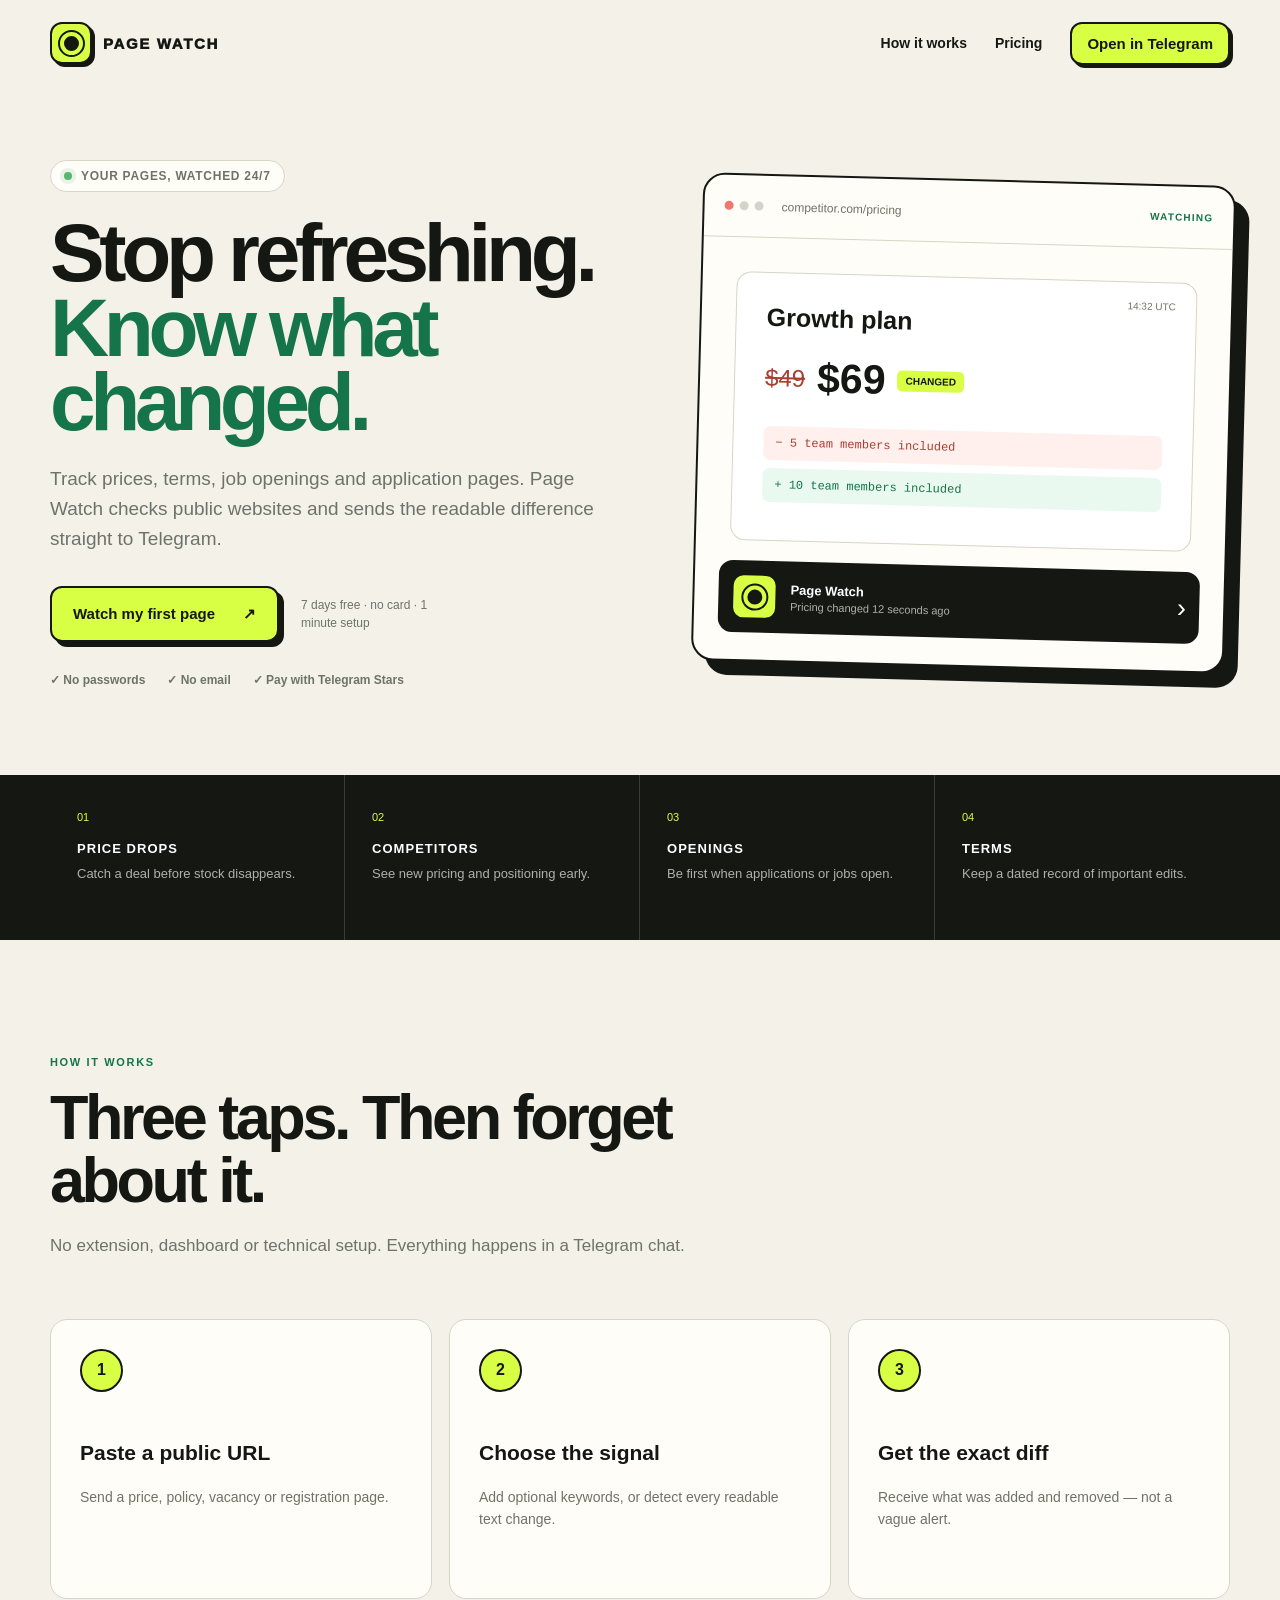
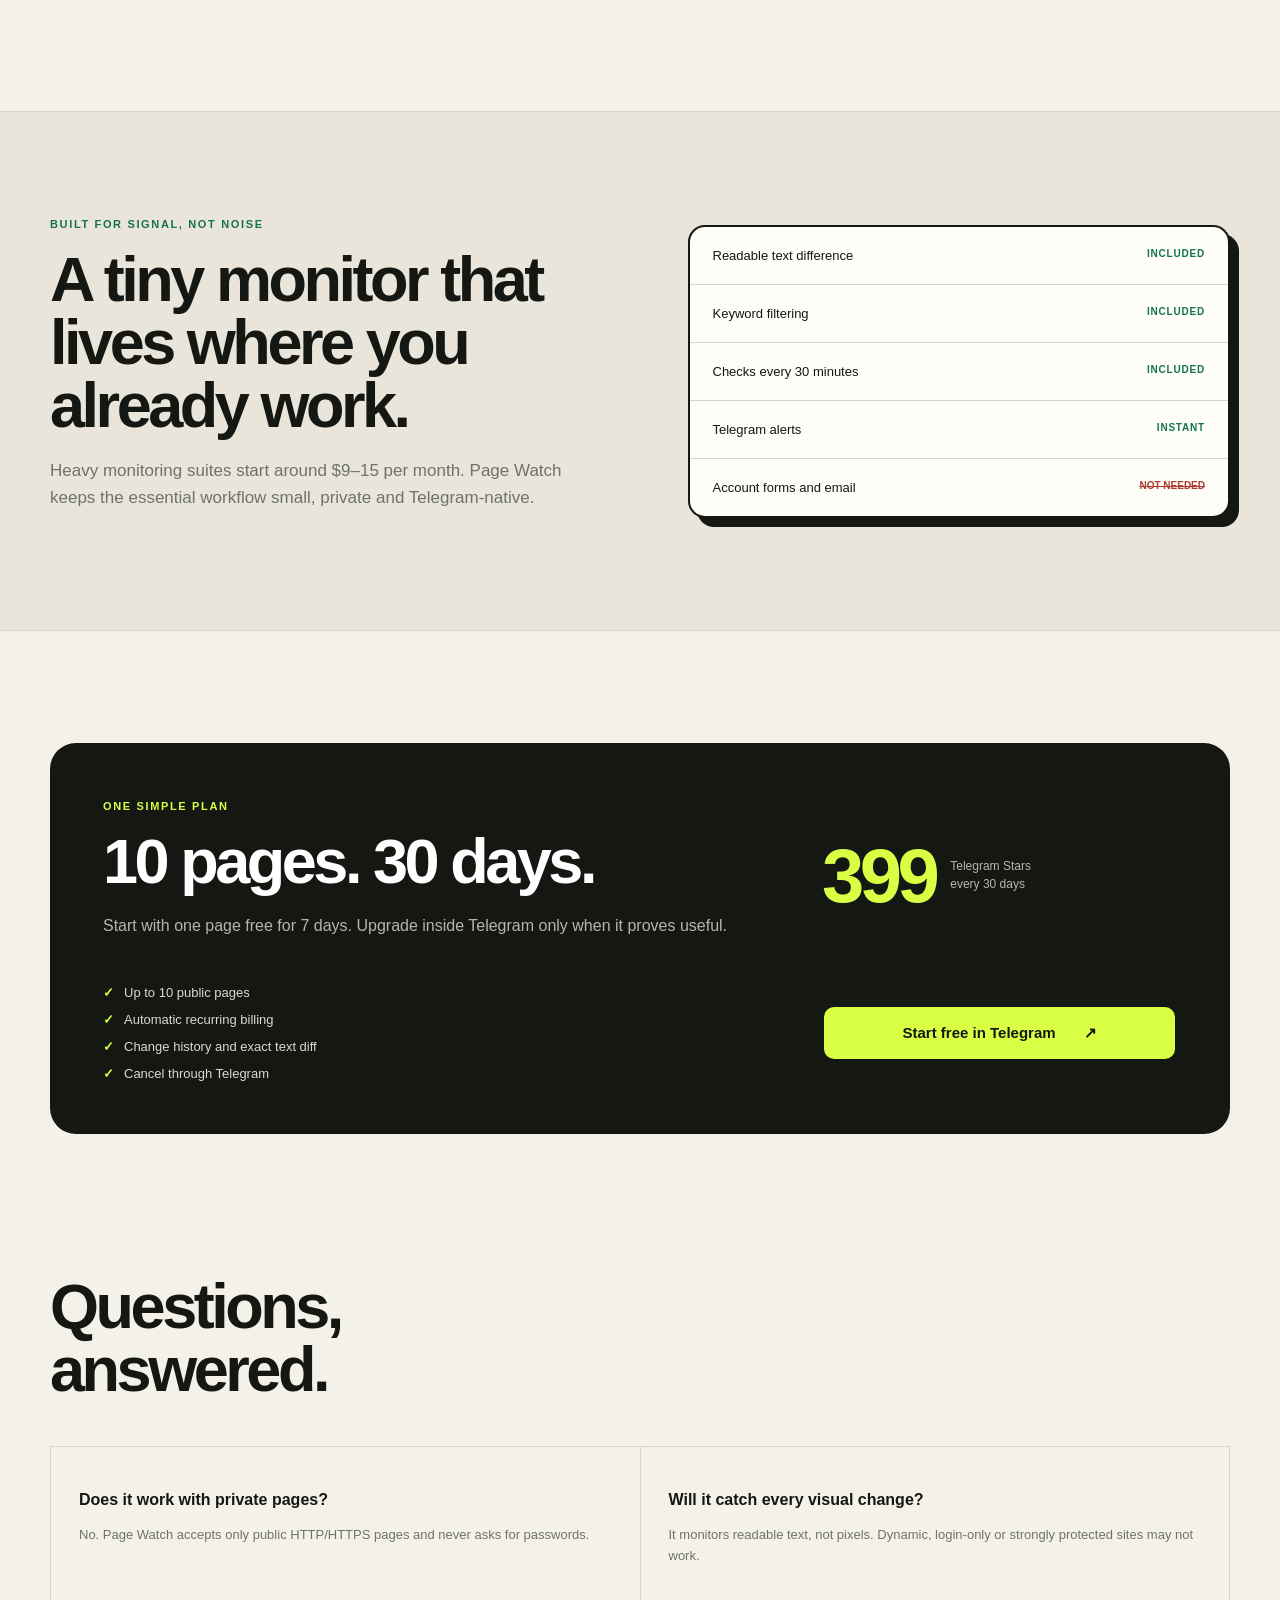
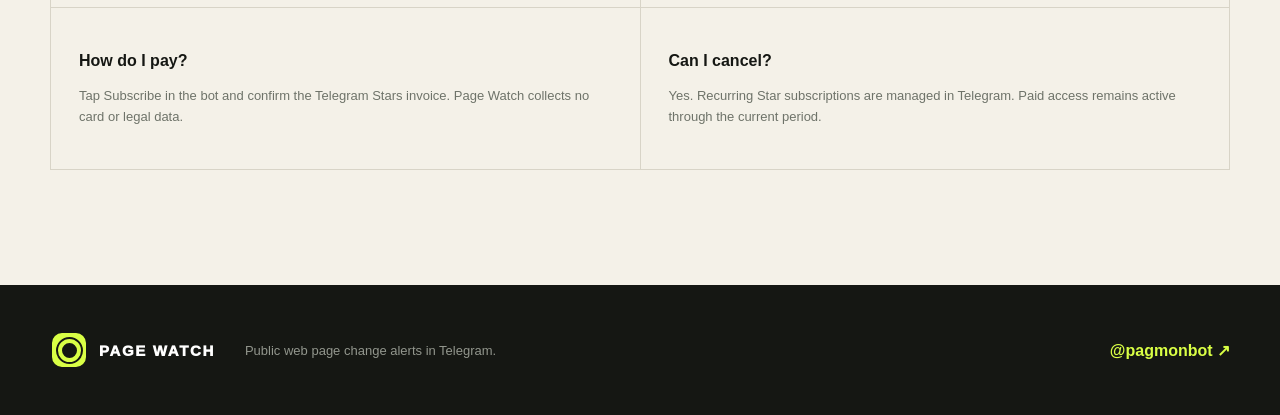
<file: index.html>
<!doctype html>
<html lang="en">
<head>
  <meta charset="utf-8">
  <meta name="viewport" content="width=device-width, initial-scale=1">
  <title>Page Watch — Website Change Alerts in Telegram</title>
  <meta name="description" content="Monitor prices, terms, openings and public web pages. Get the exact readable change in Telegram.">
  <meta name="theme-color" content="#f4f1e8">
  <meta property="og:title" content="Page Watch — Website Change Alerts in Telegram">
  <meta property="og:description" content="Stop refreshing. Page Watch checks public pages and sends readable changes to Telegram.">
  <meta property="og:type" content="website">
  <link rel="stylesheet" href="styles.css">
</head>
<body>
  <nav class="nav shell" aria-label="Main navigation">
    <a class="brand" href="#top" aria-label="Page Watch home">
      <span class="logo" aria-hidden="true"><i></i></span>
      <span>PAGE WATCH</span>
    </a>
    <div class="navLinks">
      <a href="#how">How it works</a>
      <a href="#pricing">Pricing</a>
      <a class="button buttonSmall" href="https://t.me/pagmonbot?start=web">Open in Telegram</a>
    </div>
  </nav>

  <main>
    <section class="hero shell" id="top">
      <div class="heroCopy">
        <div class="pill"><i></i> Your pages, watched 24/7</div>
        <h1>Stop refreshing.<br><em>Know what changed.</em></h1>
        <p class="lead">
          Track prices, terms, job openings and application pages. Page Watch checks
          public websites and sends the readable difference straight to Telegram.
        </p>
        <div class="actions">
          <a class="button" href="https://t.me/pagmonbot?start=web">Watch my first page <span>↗</span></a>
          <span class="micro">7 days free · no card · 1 minute setup</span>
        </div>
        <div class="trust">
          <span>✓ No passwords</span><span>✓ No email</span><span>✓ Pay with Telegram Stars</span>
        </div>
      </div>

      <div class="demo" aria-label="Example Page Watch alert">
        <div class="browserBar">
          <div class="dots"><i></i><i></i><i></i></div>
          <span>competitor.com/pricing</span>
          <b>WATCHING</b>
        </div>
        <div class="snapshot">
          <span class="stamp">14:32 UTC</span>
          <h3>Growth plan</h3>
          <div class="priceLine"><del>$49</del><strong>$69</strong><span>changed</span></div>
          <p class="removed">− 5 team members included</p>
          <p class="added">+ 10 team members included</p>
        </div>
        <div class="telegramAlert">
          <span class="logo logoSmall" aria-hidden="true"><i></i></span>
          <div><b>Page Watch</b><span>Pricing changed 12 seconds ago</span></div>
          <i>›</i>
        </div>
      </div>
    </section>

    <section class="uses">
      <div class="shell useGrid">
        <div><span>01</span><b>PRICE DROPS</b><p>Catch a deal before stock disappears.</p></div>
        <div><span>02</span><b>COMPETITORS</b><p>See new pricing and positioning early.</p></div>
        <div><span>03</span><b>OPENINGS</b><p>Be first when applications or jobs open.</p></div>
        <div><span>04</span><b>TERMS</b><p>Keep a dated record of important edits.</p></div>
      </div>
    </section>

    <section class="section shell" id="how">
      <div class="sectionHead">
        <span>HOW IT WORKS</span>
        <h2>Three taps. Then forget about it.</h2>
        <p>No extension, dashboard or technical setup. Everything happens in a Telegram chat.</p>
      </div>
      <div class="steps">
        <article><b>1</b><h3>Paste a public URL</h3><p>Send a price, policy, vacancy or registration page.</p></article>
        <article><b>2</b><h3>Choose the signal</h3><p>Add optional keywords, or detect every readable text change.</p></article>
        <article><b>3</b><h3>Get the exact diff</h3><p>Receive what was added and removed — not a vague alert.</p></article>
      </div>
    </section>

    <section class="compare">
      <div class="shell compareGrid">
        <div>
          <span class="kicker">BUILT FOR SIGNAL, NOT NOISE</span>
          <h2>A tiny monitor that lives where you already work.</h2>
          <p>Heavy monitoring suites start around $9–15 per month. Page Watch keeps the essential workflow small, private and Telegram-native.</p>
        </div>
        <div class="checklist">
          <div><span>Readable text difference</span><b>INCLUDED</b></div>
          <div><span>Keyword filtering</span><b>INCLUDED</b></div>
          <div><span>Checks every 30 minutes</span><b>INCLUDED</b></div>
          <div><span>Telegram alerts</span><b>INSTANT</b></div>
          <div><span>Account forms and email</span><del>NOT NEEDED</del></div>
        </div>
      </div>
    </section>

    <section class="section shell pricing" id="pricing">
      <div class="priceCard">
        <div>
          <span class="kicker">ONE SIMPLE PLAN</span>
          <h2>10 pages. 30 days.</h2>
          <p>Start with one page free for 7 days. Upgrade inside Telegram only when it proves useful.</p>
        </div>
        <div class="price"><strong>399</strong><span>Telegram Stars<br>every 30 days</span></div>
        <ul>
          <li>Up to 10 public pages</li>
          <li>Automatic recurring billing</li>
          <li>Change history and exact text diff</li>
          <li>Cancel through Telegram</li>
        </ul>
        <a class="button" href="https://t.me/pagmonbot?start=web">Start free in Telegram <span>↗</span></a>
      </div>
    </section>

    <section class="faq shell">
      <h2>Questions, answered.</h2>
      <div class="faqGrid">
        <article><h3>Does it work with private pages?</h3><p>No. Page Watch accepts only public HTTP/HTTPS pages and never asks for passwords.</p></article>
        <article><h3>Will it catch every visual change?</h3><p>It monitors readable text, not pixels. Dynamic, login-only or strongly protected sites may not work.</p></article>
        <article><h3>How do I pay?</h3><p>Tap Subscribe in the bot and confirm the Telegram Stars invoice. Page Watch collects no card or legal data.</p></article>
        <article><h3>Can I cancel?</h3><p>Yes. Recurring Star subscriptions are managed in Telegram. Paid access remains active through the current period.</p></article>
      </div>
    </section>
  </main>

  <footer>
    <div class="shell footerInner">
      <div class="brand"><span class="logo logoFooter" aria-hidden="true"><i></i></span><span>PAGE WATCH</span></div>
      <p>Public web page change alerts in Telegram.</p>
      <a href="https://t.me/pagmonbot?start=web">@pagmonbot ↗</a>
    </div>
  </footer>
</body>
</html>
</file>
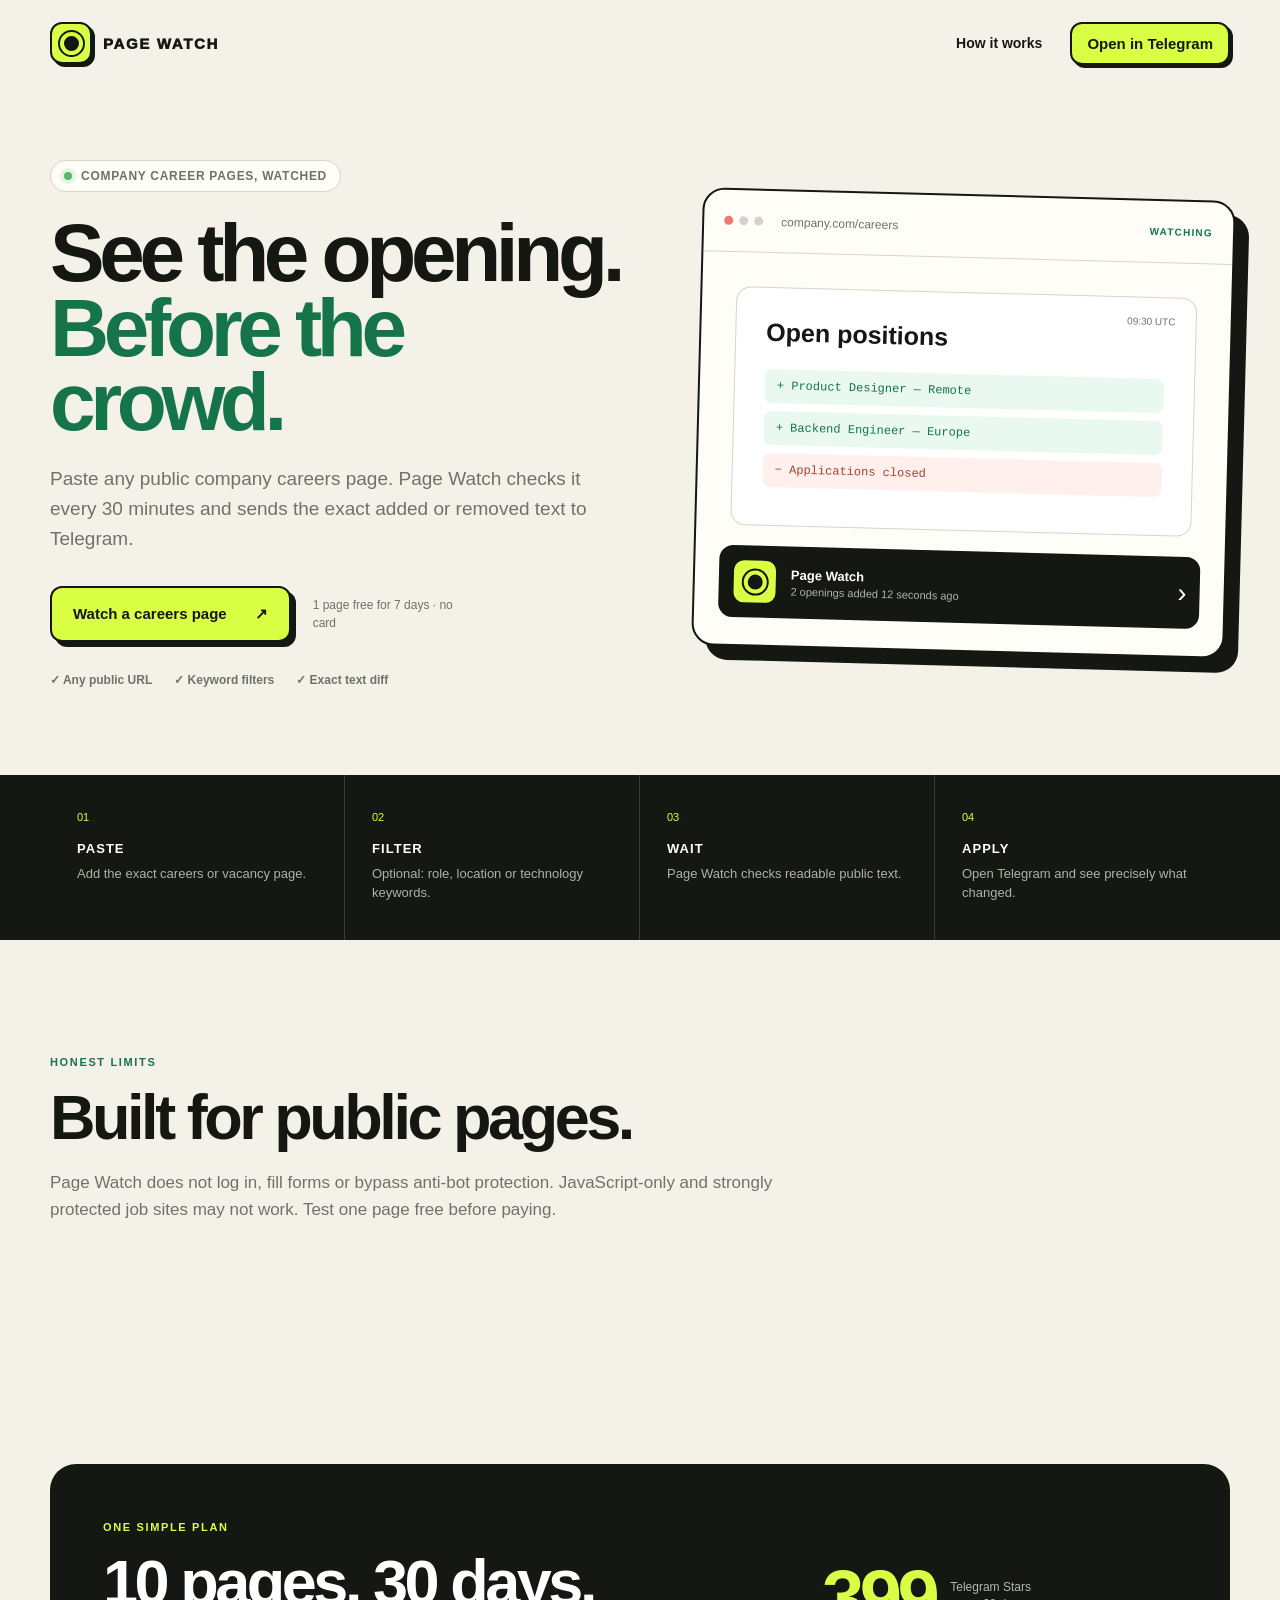
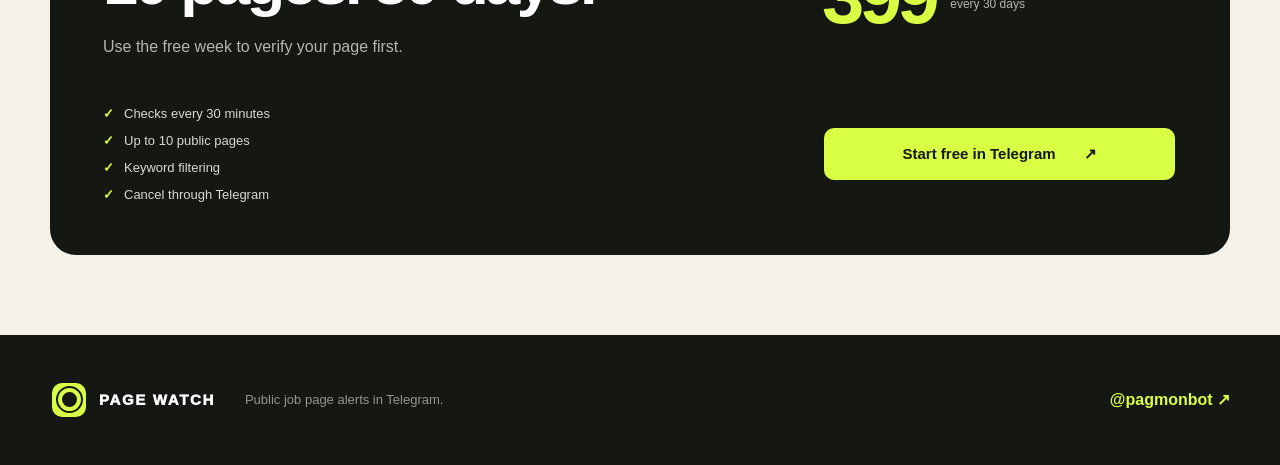
<file: job-page-alerts/index.html>
<!doctype html>
<html lang="en">
<head>
  <meta charset="utf-8">
  <meta name="viewport" content="width=device-width, initial-scale=1">
  <title>Job Page Alerts in Telegram — Page Watch</title>
  <meta name="description" content="Monitor any public company careers page and get the exact text change in Telegram. One page free for 7 days.">
  <meta name="robots" content="index,follow">
  <link rel="canonical" href="https://sadnessinc.github.io/page-watch-site/job-page-alerts/">
  <link rel="stylesheet" href="../styles.css">
  <script type="application/ld+json">
  {"@context":"https://schema.org","@type":"SoftwareApplication","name":"Page Watch","applicationCategory":"UtilitiesApplication","operatingSystem":"Telegram","offers":{"@type":"Offer","price":"399","priceCurrency":"XTR"}}
  </script>
</head>
<body>
  <nav class="nav shell" aria-label="Main navigation">
    <a class="brand" href="../"><span class="logo" aria-hidden="true"><i></i></span><span>PAGE WATCH</span></a>
    <div class="navLinks"><a href="../#how">How it works</a><a class="button buttonSmall" href="https://t.me/pagmonbot?start=seo_jobs">Open in Telegram</a></div>
  </nav>
  <main>
    <section class="hero shell" id="top">
      <div class="heroCopy">
        <div class="pill"><i></i> Company career pages, watched</div>
        <h1>See the opening.<br><em>Before the crowd.</em></h1>
        <p class="lead">Paste any public company careers page. Page Watch checks it every 30 minutes and sends the exact added or removed text to Telegram.</p>
        <div class="actions">
          <a class="button" href="https://t.me/pagmonbot?start=seo_jobs">Watch a careers page <span>↗</span></a>
          <span class="micro">1 page free for 7 days · no card</span>
        </div>
        <div class="trust"><span>✓ Any public URL</span><span>✓ Keyword filters</span><span>✓ Exact text diff</span></div>
      </div>
      <div class="demo" aria-label="Example job page alert">
        <div class="browserBar"><div class="dots"><i></i><i></i><i></i></div><span>company.com/careers</span><b>WATCHING</b></div>
        <div class="snapshot"><span class="stamp">09:30 UTC</span><h3>Open positions</h3><p class="added">+ Product Designer — Remote</p><p class="added">+ Backend Engineer — Europe</p><p class="removed">− Applications closed</p></div>
        <div class="telegramAlert"><span class="logo logoSmall" aria-hidden="true"><i></i></span><div><b>Page Watch</b><span>2 openings added 12 seconds ago</span></div><i>›</i></div>
      </div>
    </section>
    <section class="uses"><div class="shell useGrid">
      <div><span>01</span><b>PASTE</b><p>Add the exact careers or vacancy page.</p></div>
      <div><span>02</span><b>FILTER</b><p>Optional: role, location or technology keywords.</p></div>
      <div><span>03</span><b>WAIT</b><p>Page Watch checks readable public text.</p></div>
      <div><span>04</span><b>APPLY</b><p>Open Telegram and see precisely what changed.</p></div>
    </div></section>
    <section class="section shell">
      <div class="sectionHead"><span>HONEST LIMITS</span><h2>Built for public pages.</h2><p>Page Watch does not log in, fill forms or bypass anti-bot protection. JavaScript-only and strongly protected job sites may not work. Test one page free before paying.</p></div>
    </section>
    <section class="section shell pricing"><div class="priceCard">
      <div><span class="kicker">ONE SIMPLE PLAN</span><h2>10 pages. 30 days.</h2><p>Use the free week to verify your page first.</p></div>
      <div class="price"><strong>399</strong><span>Telegram Stars<br>every 30 days</span></div>
      <ul><li>Checks every 30 minutes</li><li>Up to 10 public pages</li><li>Keyword filtering</li><li>Cancel through Telegram</li></ul>
      <a class="button" href="https://t.me/pagmonbot?start=seo_jobs">Start free in Telegram <span>↗</span></a>
    </div></section>
  </main>
  <footer><div class="shell footerInner"><div class="brand"><span class="logo logoFooter" aria-hidden="true"><i></i></span><span>PAGE WATCH</span></div><p>Public job page alerts in Telegram.</p><a href="https://t.me/pagmonbot?start=seo_jobs">@pagmonbot ↗</a></div></footer>
</body>
</html>
</file>
<file: styles.css>
:root {
  --ink: #151713;
  --muted: #6e7369;
  --paper: #f4f1e8;
  --white: #fffdf7;
  --acid: #d9ff45;
  --line: #d8d4c7;
  --green: #15744a;
  --red: #aa3e30;
}

* { box-sizing: border-box; }
html { scroll-behavior: smooth; }
body { margin: 0; background: var(--paper); color: var(--ink); font-family: Arial, Helvetica, sans-serif; }
a { color: inherit; text-decoration: none; }
.shell { width: min(1180px, calc(100% - 40px)); margin: 0 auto; }
.nav { height: 86px; display: flex; align-items: center; justify-content: space-between; }
.brand { display: inline-flex; align-items: center; gap: 11px; font-size: 15px; font-weight: 950; letter-spacing: .11em; }
.logo { position: relative; display: inline-grid; place-items: center; width: 42px; height: 42px; border: 2px solid var(--ink); border-radius: 12px; background: var(--acid); box-shadow: 3px 3px 0 var(--ink); }
.logo::before, .logo::after, .logo i { content: ""; position: absolute; border: 2px solid var(--ink); border-radius: 50%; }
.logo::before { width: 23px; height: 23px; }
.logo::after { width: 11px; height: 11px; background: var(--ink); }
.logo i { width: 3px; height: 3px; background: var(--acid); z-index: 1; }
.logoSmall { width: 46px; height: 46px; flex: 0 0 auto; box-shadow: none; }
.logoFooter { width: 38px; height: 38px; box-shadow: none; }
.navLinks { display: flex; align-items: center; gap: 28px; font-size: 14px; font-weight: 700; }
.navLinks > a:not(.button):hover { opacity: .58; }
.button { display: inline-flex; align-items: center; justify-content: center; gap: 28px; background: var(--acid); border: 2px solid var(--ink); border-radius: 12px; padding: 17px 21px; font-size: 15px; font-weight: 900; box-shadow: 5px 5px 0 var(--ink); transition: .15s ease; }
.button:hover { transform: translate(3px, 3px); box-shadow: 2px 2px 0 var(--ink); }
.buttonSmall { padding: 11px 15px; box-shadow: 3px 3px 0 var(--ink); }
.hero { min-height: 650px; padding: 74px 0 88px; display: grid; grid-template-columns: 1.04fr .96fr; gap: 70px; align-items: center; }
.pill { display: inline-flex; align-items: center; gap: 9px; border: 1px solid var(--line); background: var(--white); border-radius: 99px; padding: 8px 13px; color: var(--muted); font-size: 12px; font-weight: 800; letter-spacing: .06em; text-transform: uppercase; }
.pill i { width: 8px; height: 8px; background: #58b672; border-radius: 50%; box-shadow: 0 0 0 4px #58b67224; }
h1 { margin: 24px 0; font-size: clamp(54px, 6.4vw, 88px); line-height: .91; letter-spacing: -.065em; }
h1 em { color: var(--green); font-style: normal; }
.lead { max-width: 610px; color: var(--muted); font-size: 19px; line-height: 1.58; }
.actions { margin-top: 32px; display: flex; align-items: center; gap: 22px; }
.micro { color: var(--muted); font-size: 12px; line-height: 1.5; max-width: 150px; }
.trust { display: flex; gap: 22px; margin-top: 31px; color: var(--muted); font-size: 12px; font-weight: 700; }
.demo { position: relative; border: 2px solid var(--ink); border-radius: 22px; overflow: hidden; background: var(--white); box-shadow: 14px 14px 0 var(--ink); transform: rotate(1.5deg); }
.browserBar { height: 62px; display: flex; align-items: center; gap: 18px; padding: 0 20px; border-bottom: 1px solid var(--line); font-size: 12px; color: var(--muted); }
.browserBar > span { overflow: hidden; text-overflow: ellipsis; white-space: nowrap; }
.browserBar b { margin-left: auto; color: var(--green); font-size: 10px; letter-spacing: .12em; }
.dots { display: flex; gap: 6px; }
.dots i { width: 9px; height: 9px; border-radius: 50%; background: #d4d2ca; }
.dots i:first-child { background: #ef776b; }
.snapshot { margin: 34px; padding: 30px; border: 1px solid var(--line); border-radius: 15px; position: relative; background: #fff; }
.stamp { position: absolute; right: 20px; top: 18px; color: var(--muted); font-size: 10px; }
.snapshot h3 { font-size: 25px; margin: 0 0 22px; }
.priceLine { display: flex; align-items: center; gap: 12px; margin-bottom: 25px; }
.priceLine del { color: var(--red); font-size: 24px; }
.priceLine strong { font-size: 41px; }
.priceLine span { background: var(--acid); padding: 5px 8px; border-radius: 5px; font-size: 10px; font-weight: 900; text-transform: uppercase; }
.snapshot p { margin: 8px 0; padding: 10px 12px; border-radius: 7px; font-family: Consolas, monospace; font-size: 12px; }
.removed { background: #fff0ed; color: var(--red); }
.added { background: #eaf9ef; color: var(--green); }
.telegramAlert { margin: -14px 24px 27px; display: flex; align-items: center; gap: 13px; border-radius: 14px; padding: 13px; color: white; background: var(--ink); }
.telegramAlert div { display: grid; gap: 3px; }
.telegramAlert b { font-size: 13px; }
.telegramAlert span:not(.logo) { color: #afb3aa; font-size: 11px; }
.telegramAlert > i { margin-left: auto; font-size: 27px; font-style: normal; }
.uses { background: var(--ink); color: white; }
.useGrid { display: grid; grid-template-columns: repeat(4, 1fr); }
.useGrid > div { min-height: 165px; padding: 32px 27px; border-right: 1px solid #393c35; }
.useGrid > div:last-child { border: 0; }
.useGrid span { color: var(--acid); font-size: 11px; }
.useGrid b { display: block; margin: 16px 0 8px; font-size: 13px; letter-spacing: .08em; }
.useGrid p { color: #aeb2a8; font-size: 13px; line-height: 1.5; margin: 0; }
.section { padding: 112px 0; }
.sectionHead { max-width: 730px; }
.sectionHead > span, .kicker { color: var(--green); font-size: 11px; font-weight: 900; letter-spacing: .15em; }
h2 { font-size: clamp(37px, 5vw, 63px); line-height: 1; letter-spacing: -.055em; margin: 16px 0 20px; }
.sectionHead p, .compareGrid > div > p { color: var(--muted); font-size: 17px; line-height: 1.6; }
.steps { display: grid; grid-template-columns: repeat(3, 1fr); gap: 17px; margin-top: 60px; }
.steps article { min-height: 280px; padding: 29px; border: 1px solid var(--line); border-radius: 17px; background: var(--white); }
.steps article > b { display: grid; place-items: center; width: 43px; height: 43px; border: 2px solid var(--ink); border-radius: 50%; background: var(--acid); }
.steps h3 { margin-top: 49px; font-size: 21px; }
.steps p { color: var(--muted); line-height: 1.6; font-size: 14px; }
.compare { background: #e9e5da; border-block: 1px solid var(--line); padding: 102px 0; }
.compareGrid { display: grid; grid-template-columns: 1fr 1fr; gap: 95px; align-items: center; }
.checklist { border: 2px solid var(--ink); border-radius: 17px; background: var(--white); box-shadow: 9px 9px 0 var(--ink); }
.checklist div { padding: 21px 23px; border-bottom: 1px solid var(--line); display: flex; justify-content: space-between; gap: 20px; font-size: 13px; }
.checklist div:last-child { border: 0; }
.checklist b { color: var(--green); font-size: 10px; letter-spacing: .08em; }
.checklist del { color: var(--red); font-size: 10px; font-weight: 900; }
.pricing { padding-bottom: 80px; }
.priceCard { background: var(--ink); color: white; border-radius: 26px; padding: 53px; display: grid; grid-template-columns: 1.3fr .7fr; gap: 30px 60px; align-items: center; }
.priceCard .kicker { color: var(--acid); }
.priceCard p { color: #b4b7af; line-height: 1.6; }
.price { display: flex; align-items: center; gap: 15px; }
.price strong { font-size: 76px; color: var(--acid); letter-spacing: -.06em; }
.price span { color: #b4b7af; font-size: 12px; line-height: 1.45; }
.priceCard ul { padding: 0; margin: 0; list-style: none; display: grid; gap: 12px; color: #d8dad4; font-size: 13px; }
.priceCard li::before { content: "✓"; color: var(--acid); margin-right: 10px; font-weight: 900; }
.priceCard .button { color: var(--ink); }
.faq { padding: 45px 0 115px; }
.faq h2 { max-width: 500px; }
.faqGrid { display: grid; grid-template-columns: 1fr 1fr; gap: 1px; background: var(--line); border: 1px solid var(--line); margin-top: 45px; }
.faq article { background: var(--paper); padding: 28px; }
.faq h3 { font-size: 16px; }
.faq p { color: var(--muted); line-height: 1.6; font-size: 13px; }
footer { background: var(--ink); color: white; }
.footerInner { min-height: 130px; display: flex; align-items: center; gap: 30px; }
.footerInner p { color: #92968d; font-size: 13px; }
.footerInner > a { margin-left: auto; color: var(--acid); font-weight: 800; }

@media (max-width: 850px) {
  .navLinks > a:not(.button) { display: none; }
  .hero { grid-template-columns: 1fr; padding-top: 45px; }
  .demo { transform: none; }
  .useGrid { grid-template-columns: 1fr 1fr; }
  .useGrid > div:nth-child(2) { border-right: 0; }
  .steps, .compareGrid { grid-template-columns: 1fr; }
  .compareGrid { gap: 45px; }
  .priceCard { grid-template-columns: 1fr; }
}

@media (max-width: 560px) {
  .shell { width: min(100% - 28px, 1180px); }
  .nav { height: 74px; }
  .navLinks { gap: 0; }
  .buttonSmall { padding: 9px 11px; font-size: 12px; }
  .hero { padding-bottom: 62px; gap: 50px; }
  h1 { font-size: 51px; }
  .lead { font-size: 16px; }
  .actions { align-items: stretch; flex-direction: column; }
  .micro { max-width: none; }
  .trust { flex-wrap: wrap; gap: 10px 18px; }
  .demo { box-shadow: 7px 7px 0 var(--ink); }
  .snapshot { margin: 20px; padding: 23px 18px; }
  .stamp { display: none; }
  .telegramAlert { margin-inline: 13px; }
  .useGrid { grid-template-columns: 1fr; }
  .useGrid > div { border-right: 0; border-bottom: 1px solid #393c35; min-height: 130px; }
  .section { padding: 82px 0; }
  .steps { margin-top: 40px; }
  .steps article { min-height: 240px; }
  .priceCard { padding: 31px 23px; }
  .price strong { font-size: 62px; }
  .faqGrid { grid-template-columns: 1fr; }
  .footerInner { align-items: flex-start; flex-direction: column; padding-block: 35px; gap: 15px; }
  .footerInner > a { margin: 0; }
}
</file>
